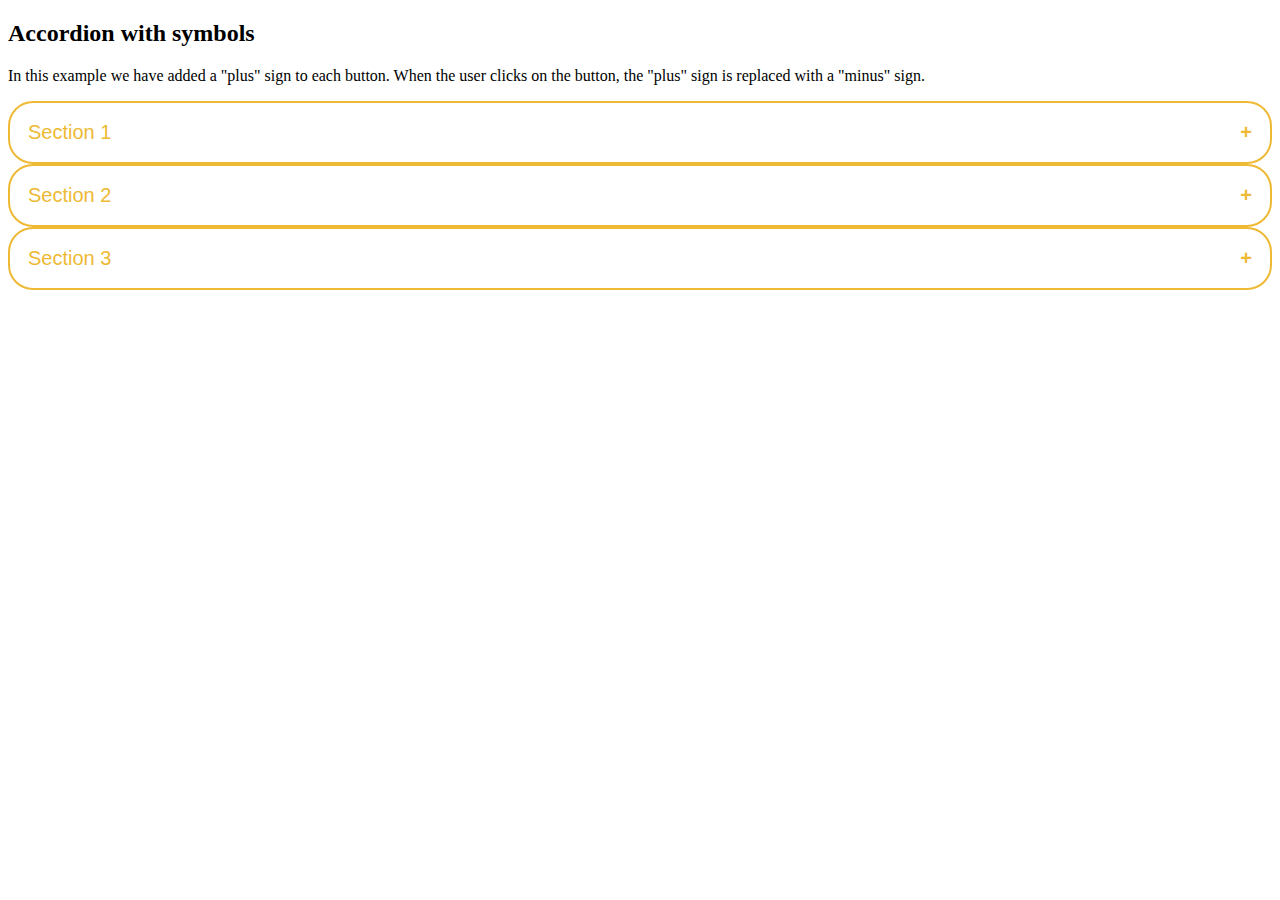
<file: accordian4Service.html>
<!DOCTYPE html>
<html lang="">
<head>
    <meta charset="utf-8">
    <meta name="viewport" content="width=device-width, initial-scale=1.0">
    <style>
    
    .accordion {
    background-color: #fff;
    color: #EEB934;
    cursor: pointer;
    padding: 18px;
    width: 100%;
    border: none;
    text-align: left;
    outline: none;
    font-size: 20px;
    transition: 0.4s;
    border-radius:25px;
    border: 2px solid #EEB934;
}

.active, .accordion:hover {
    background-color: #EEB934;
    color:#fff;
    box-shadow: 0 0 30px 3px #EEB934;
     border: 2px solid #fff;
    
}

.accordion:after {
    content: '\002B';
    color: #EEB934;
    font-weight: bold;
    float: right;
    margin-left: 5px;
}

.active:after {
    content: "\2212";
    color:#fff;
}

.panel {
    padding: 0 18px;
    background-color: white;
    max-height: 0;
    overflow: hidden;
    transition: max-height 0.2s ease-out;
}
    </style>
    
</head>

<body>
    <h2>Accordion with symbols</h2>
<p>In this example we have added a "plus" sign to each button. When the user clicks on the button, the "plus" sign is replaced with a "minus" sign.</p>
<button class="accordion">Section 1</button>
<div class="panel">
  <p>Lorem ipsum dolor sit amet, consectetur adipisicing elit, sed do eiusmod tempor incididunt ut labore et dolore magna aliqua. Ut enim ad minim veniam, quis nostrud exercitation ullamco laboris nisi ut aliquip ex ea commodo consequat.</p>
</div>

<button class="accordion">Section 2</button>
<div class="panel">
  <p>Lorem ipsum dolor sit amet, consectetur adipisicing elit, sed do eiusmod tempor incididunt ut labore et dolore magna aliqua. Ut enim ad minim veniam, quis nostrud exercitation ullamco laboris nisi ut aliquip ex ea commodo consequat.</p>
</div>

<button class="accordion">Section 3</button>
<div class="panel">
  <p>Lorem ipsum dolor sit amet, consectetur adipisicing elit, sed do eiusmod tempor incididunt ut labore et dolore magna aliqua. Ut enim ad minim veniam, quis nostrud exercitation ullamco laboris nisi ut aliquip ex ea commodo consequat.</p>
</div>
</body>
</html>


<script>
var acc = document.getElementsByClassName("accordion");
var i;

for (i = 0; i < acc.length; i++) {
  acc[i].addEventListener("click", function() {
    this.classList.toggle("active");
    var panel = this.nextElementSibling;
    if (panel.style.maxHeight){
      panel.style.maxHeight = null;
    } else {
      panel.style.maxHeight = panel.scrollHeight + "px";
    } 
  });
}
</script>
</file>
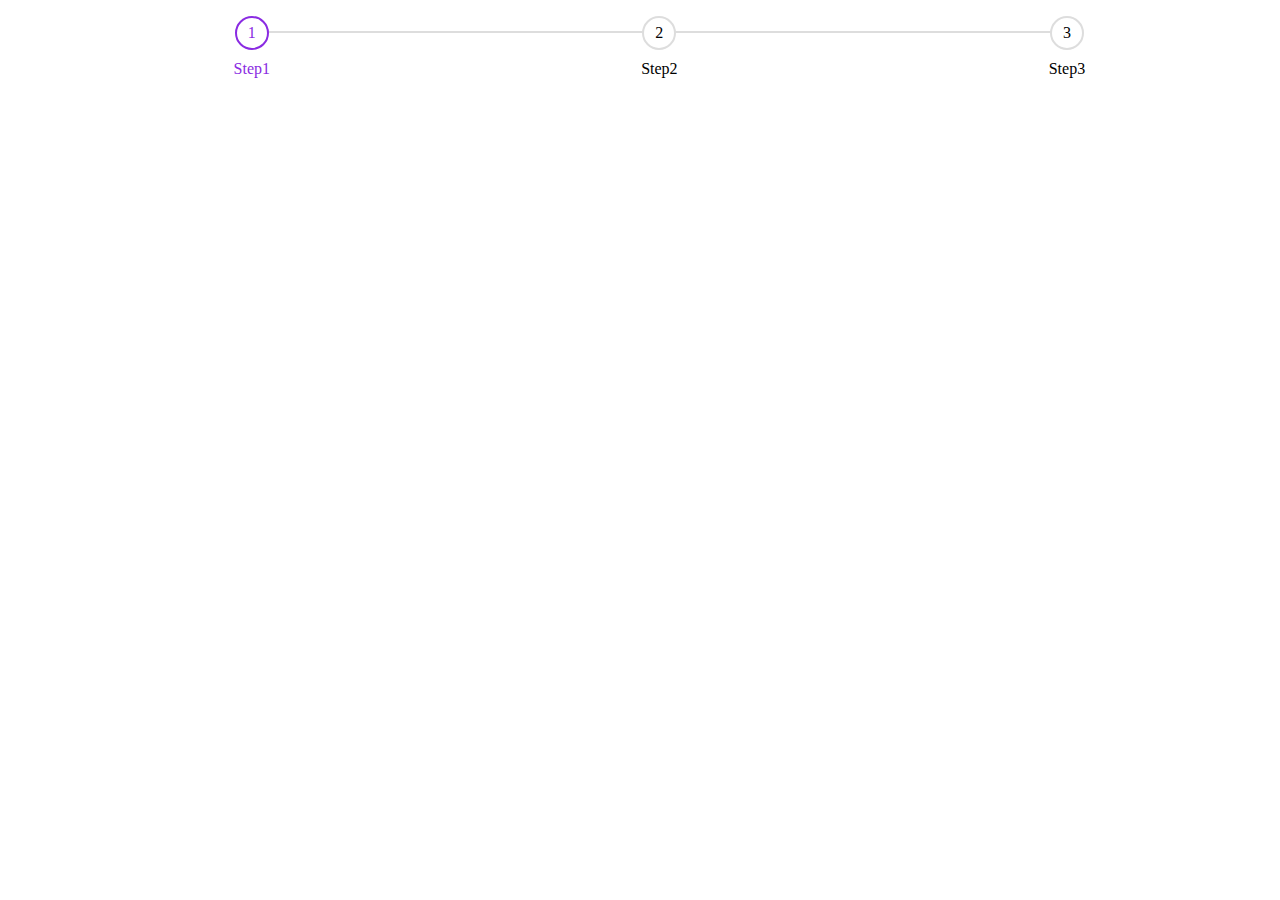
<file: accordianStyle2.html>
<!DOCTYPE html>
<html lang="">
<head>
    <meta charset="utf-8">
    <meta name="viewport" content="width=device-width, initial-scale=1.0">
<style>
    .container{
        width: 100%;
    }
    .accordian{
        counter-reset: step;
    }
    .accordian li{
        list-style-type: none;
         float: left;
        width:33.3%;
        position: relative;
       text-align: center;
    }
    .accordian li:before{
        content:counter(step);
        counter-increment: step;
        width:30px;
        height:30px;
        line-height: 30px;
        display: block;
        border-radius: 50px;
        border:2px solid #ddd;
        text-align: center;
        margin: 0 auto 10px auto;
        background-color: #fff;
    }
    .accordian li:after{
        content: '';
        position: absolute;
        width:100%;
        height: 2px;
        background-color: #ddd;
        box-sizing: border-box;
        border-radius: 50px;
        top:15px;
        left:-50%;
        z-index: -1;
    }
    .accordian li:first-child:after{
        content: none;
    }
    .accordian li.active{
        color: blueviolet;
    }
    .accordian li.active:before{
        border-color: blueviolet;
    }
    </style>
    </head>

<body>
    <div class="container">
        <ul class="accordian">
            <li class="active">Step1</li>
            <li>Step2</li>
            <li>Step3</li>
        </ul>
    </div>
</body>
</html>
</file>
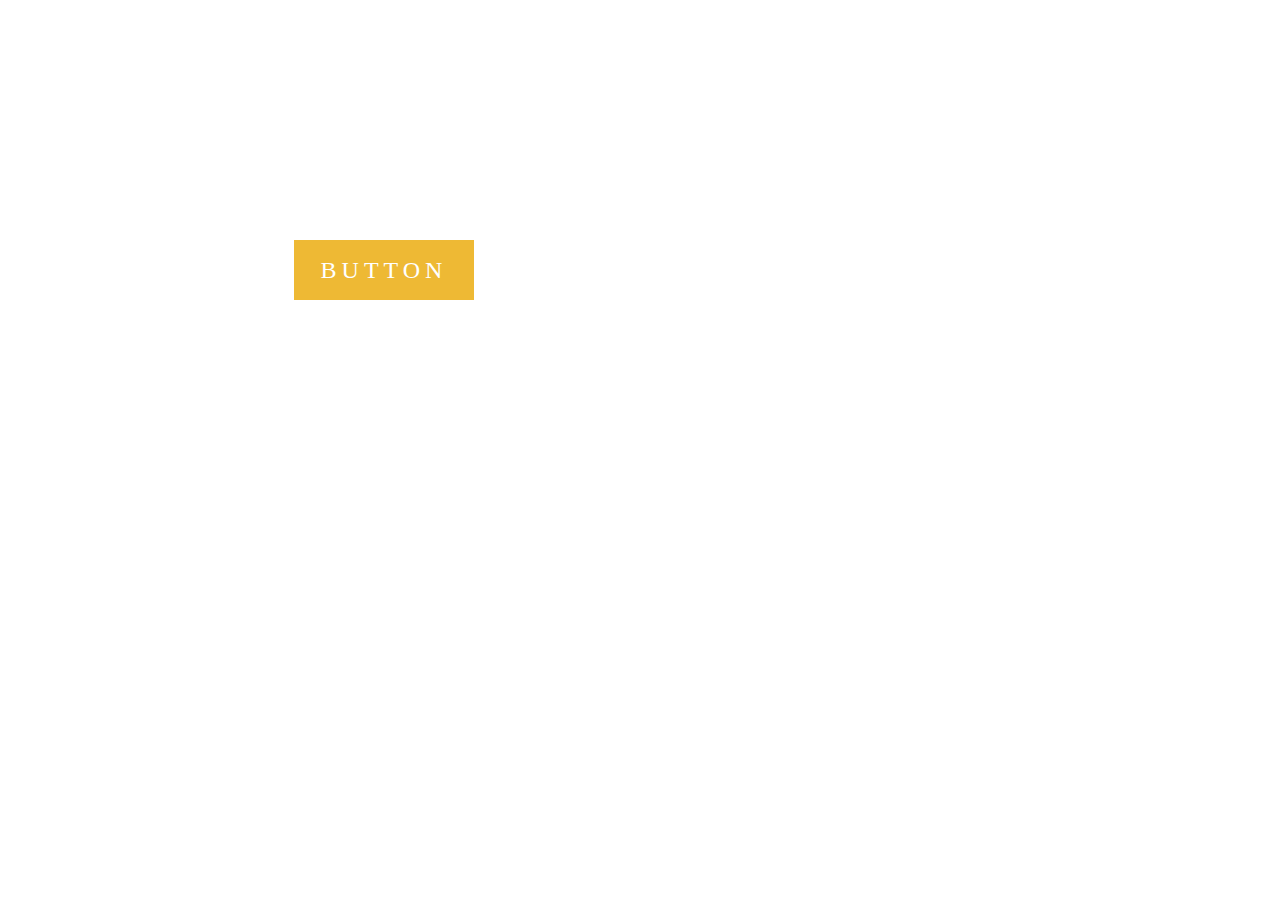
<file: Button.html>
<!DOCTYPE html>
<html lang="">
<head>
    <meta charset="utf-8">
    <meta name="viewport" content="width=device-width, initial-scale=1.0">
    <title></title>
    <style>
        body{
            margin: 0;
            padding: 0;
        }
        a{
            position: absolute;
            left: 30%;
            top:30%;
            transform: translate(-50%, -50%);
            width: 180px;
            height:60px;
            color: #fff;
            background: #343a53;
            text-align: center;
            text-decoration: none;
            text-transform: uppercase;
            line-height: 60px;
            font-family: verdana;
            font-size:24px;
            letter-spacing: 5px;
            transition: .5s;
            overflow: hidden;
            box-sizing: border-box;
            
        }
        a:before{
            content: '';
            position: absolute;
            width: 0;
            height: 0;
            left: 0;
            bottom: 0;
            border-style: solid;
            border-color: #EEB934 ;
            border-width: 80px 100px;
            z-index: -1;
            transform: rotate(360deg);
            transition: 1s;
            transform-origin: left;
            
        }
        a:hover:before{
            border-color: #5BADFA;
            transform: rotate(60deg);
        }
    </style>
</head>

<body>
    <a href="#">Button</a>
</body>
</html>
</file>
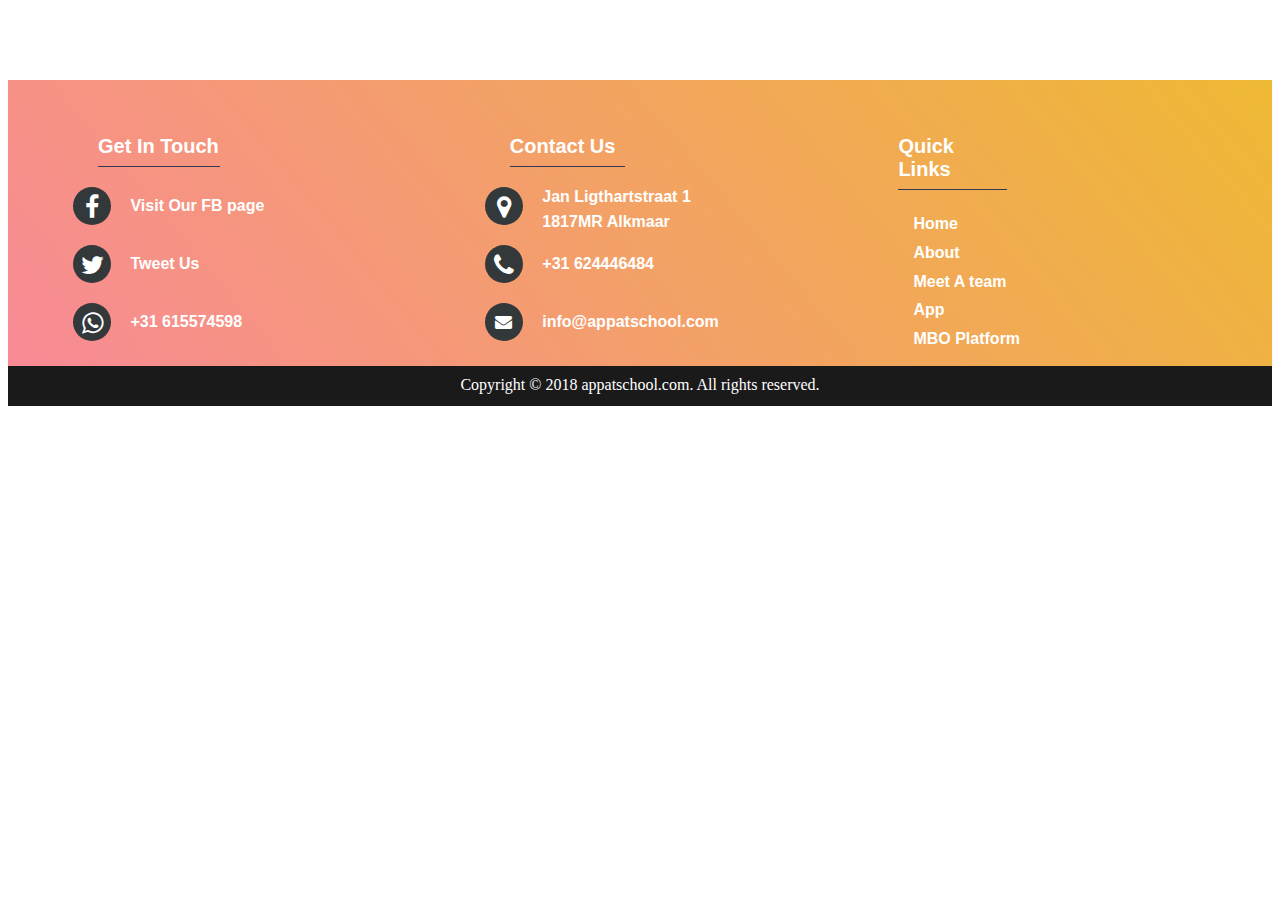
<file: footer.html>
<!DOCTYPE html>
<html lang="">
<head>
    <meta charset="utf-8">
    <meta name="viewport" content="width=device-width, initial-scale=1.0">
    
	
	<link rel="stylesheet" href="http://maxcdn.bootstrapcdn.com/font-awesome/4.7.0/css/font-awesome.min.css">

<!--	<link href="http://fonts.googleapis.com/css?family=Cookie" rel="stylesheet" type="text/css">-->
    <title></title>
    <style>
    .footer-distributed{
    background: linear-gradient(50deg, #f88a96, #EEB934);
	box-shadow: 0 1px 1px 0 rgba(0, 0, 0, 0.12);
	box-sizing: border-box;
	width: 100%;
	text-align: left;
	font: bold 16px sans-serif;
	padding: 55px 50px 0 50px;
	margin-top: 80px;
}
   .footer-distributed .footer-left,
.footer-distributed .footer-center,
.footer-distributed .footer-right{
	display: inline-block;
	vertical-align: top;
}     
    .footer-distributed .footer-left{
	width: 35%;
}

.footer-distributed .footer-left i, .footer-distributed .footer-center i {
	background-color:  #33383b;
	color: #ffffff;
	font-size: 25px;
	width: 38px;
	height: 38px;
	border-radius: 50%;
	text-align: center;
	line-height: 42px;
	margin: 10px 15px;
	vertical-align: middle;
}
    .footer-distributed .footer-left i.fa-envelope , .footer-distributed .footer-center i.fa-envelope {
	font-size: 17px;
	line-height: 38px;
}

.footer-distributed .footer-left p , .footer-distributed .footer-center p{
	display: inline-block;
	color: #ffffff;
	vertical-align: middle;
	margin:0;
}

.footer-distributed .footer-left p span , .footer-distributed .footer-center p span{
	display:block;
	font-weight: bold;
    font-size: 16px;
	line-height:2;
}

.footer-distributed .footer-left p a , .footer-distributed .footer-center p a{
	color:  #fff;
	text-decoration: none;;
}
        /* footer center */
       .footer-distributed .footer-center{
	width: 33%;
}
/* Footer Right */

.footer-distributed .footer-right{
	width: 31%;
    
}
        .footer-distributed .footer-right img{
	height:50px;
    width:50px;
    
}

.footer-distributed .footer-company-about{
	line-height: 20px;
	color:  #92999f;
	font-size: 13px;
	font-weight: normal;
	margin: 0;
}

.footer-distributed .footer-company-about span{
	display: block;
	color:  #ffffff;
	font-size: 14px;
	font-weight: bold;
	margin-bottom: 20px;
}

.footer-distributed .footer-icons{
	margin-top: 25px;
}

.footer-distributed .footer-icons a{
	display: inline-block;
	width: 35px;
	height: 35px;
	cursor: pointer;
	background-color:  #33383b;
	border-radius: 2px;

	font-size: 20px;
	color: #ffffff;
	text-align: center;
	line-height: 35px;

	margin-right: 3px;
	margin-bottom: 5px;
}

/* If you don't want the footer to be responsive, remove these media queries */

@media (max-width: 880px) {

	.footer-distributed{
		font: bold 14px sans-serif;
	}

	.footer-distributed .footer-left,
	.footer-distributed .footer-center,
	.footer-distributed .footer-right{
		display: block;
		width: 100%;
		margin-bottom: 40px;
		text-align: center;
	}

	.footer-distributed .footer-center i{
		margin-left: 0;
	}

}

        .footer-title{
            font-size: 20px;
            color:white;
            margin-left: 40px;
            margin-bottom: 10px;
            border-bottom: 1px solid #343a53 ;
            padding-bottom: 8px;
            width: 30%;
            
        }
        
        /* Footer links */

.footer-distributed .footer-links{
	
    color:  #ffffff;
	margin: 20px 0 12px;
	padding-left:55px ;
    display: block;
}

.footer-distributed .footer-links a{
	display:block;
	line-height: 1.8;
	text-decoration: none;
	color:  inherit;
}

.footer-distributed .footer-company-name{
	color:  #8f9296;
	font-size: 14px;
	font-weight: normal;
	margin: 0;
}
        .copyright{
            width: 100%;
            text-align: center;
            padding-top: 10px;
            height: 30px;
            background-color: #1a1a1a;
            color:white;
        }
    
        
    </style>
</head>

<body>
    <footer class="footer-distributed">
        
        <div class="footer-left"> 
            <div class="footer-title"><span>Get In Touch</span></div>
        <div>
					<i class="fa fa-facebook"></i>
					<p><a href="https://www.facebook.com/AppAtSchoolcom/"><span>Visit Our FB page</span></a></p>
				</div>

				<div>
					<i class="fa fa-twitter"></i>
                    <p><a href="https://twitter.com/appsforgood?lang=en">Tweet Us</a></p>
				</div>

				<div>
					<i class="fa fa-whatsapp"></i>
					<p><a href="https://api.whatsapp.com/send?phone=31615574598">+31 615574598</a></p>
				</div>

        </div>
        
        
          <div class="footer-center"> 
              <div class="footer-title"><span>Contact Us</span></div>
        <div>
					<i class="fa fa-map-marker"></i>
					<p><span>Jan Ligthartstraat 1</span> 1817MR Alkmaar</p>
				</div>

				<div>
					<i class="fa fa-phone"></i>
					<p>+31 624446484</p>
				</div>

				<div>
					<i class="fa fa-envelope"></i>
					<p><a href="mailto:info@appatschool.com">info@appatschool.com</a></p>
				</div>

        </div>
        
        <div class="footer-right">
             <div class="footer-title"><span>Quick Links</span></div>

				<p class="footer-links">
					<a href="#">Home</a>
				
					<a href="#">About</a>
					
					<a href="#">Meet A team</a>
					
					<a href="#">App</a>
					
					<a href="#">MBO Platform</a>
					
					
				</p>

        </div>
        
    </footer>
    <div class="copyright">Copyright © 2018 appatschool.com. All rights reserved.</div>
</body>
</html>
</file>
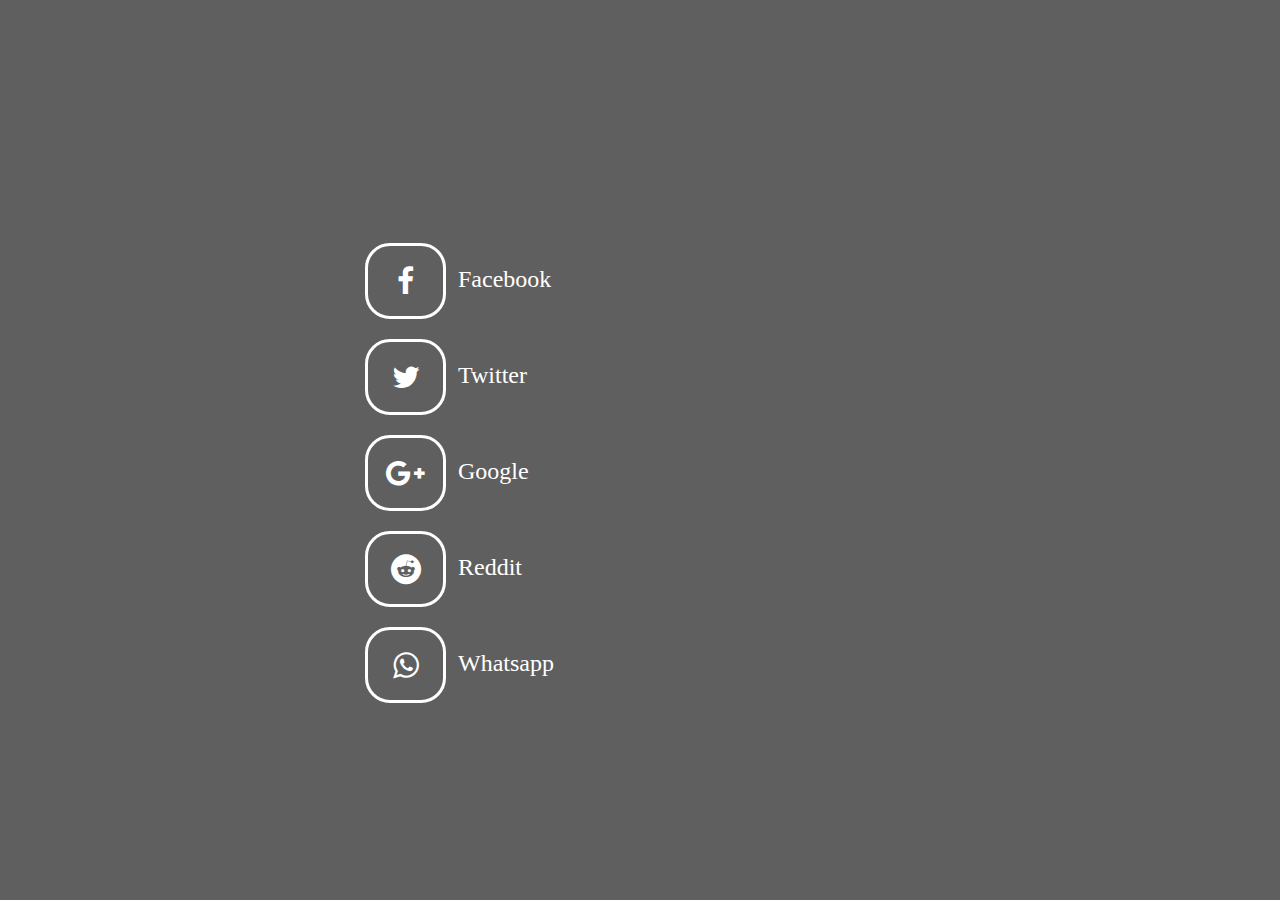
<file: iconsNText.html>
<!DOCTYPE html>
<html>
<title>W3.CSS</title>
<meta name="viewport" content="width=device-width, initial-scale=1">

<link rel="stylesheet" href="https://maxcdn.bootstrapcdn.com/font-awesome/4.7.0/css/font-awesome.min.css">

<style>
*{
  margin: 0;
  padding: 0;
}

body{
  background: #5f5f5f;
}

.wrapper{
  position: absolute;
  top: 50%;
  left: 50%;
  transform: translate(-50%,-50%);
}

ul{
  list-style: none;
  width: 550px;
  height: 80px;
}



ul li{
 
  width: 75px;
  height: 70px;
  border: 3px solid #fff;
  margin-right: 36px;
  border-radius: 25px;
  position: relative;
  cursor: pointer;
  transition: all 0.5s linear;
   margin-top: 20px;
}

.title{
	float: left;
    font-size: 24px;
    margin-left:40px;
   margin-top: 20px;
    padding-left:50px;
    color: #fff;  
    vertical-align:center;
}

ul li .fa{
  position: absolute;
  top: 50%;
  left: 50%;
  transform: translate(-50%,-50%);
  color: #fff;
  font-size: 30px;
  transition: all 0.5s linear;
}
ul li:hover{
  background: #fff;
  box-shadow: 0 0 30px 3px #fff;
}

ul li:hover .fa{
  color: #5f5f5f;
}
@media screen and (max-width: 640px){
  .wrapper ul{
      width: 100px;
  }
  .wrapper ul li{
      margin-top: 20px;
  }
}


</style>

<body>
<div class="wrapper">
  <ul>
    <li><i class="fa fa-facebook" aria-hidden="true"></i><span class="title">Facebook</span></li>
    <li><i class="fa fa-twitter" aria-hidden="true"></i><span class="title">Twitter</span></li>
    <li><i class="fa fa-google-plus" aria-hidden="true"></i><span class="title">Google</span></li>
    <li><i class="fa fa-reddit" aria-hidden="true"></i><span class="title">Reddit</span></li>
    <li><i class="fa fa-whatsapp" aria-hidden="true"></i><span class="title">Whatsapp</span></li>
  </ul>
</div>

</body>
</html>
</file>
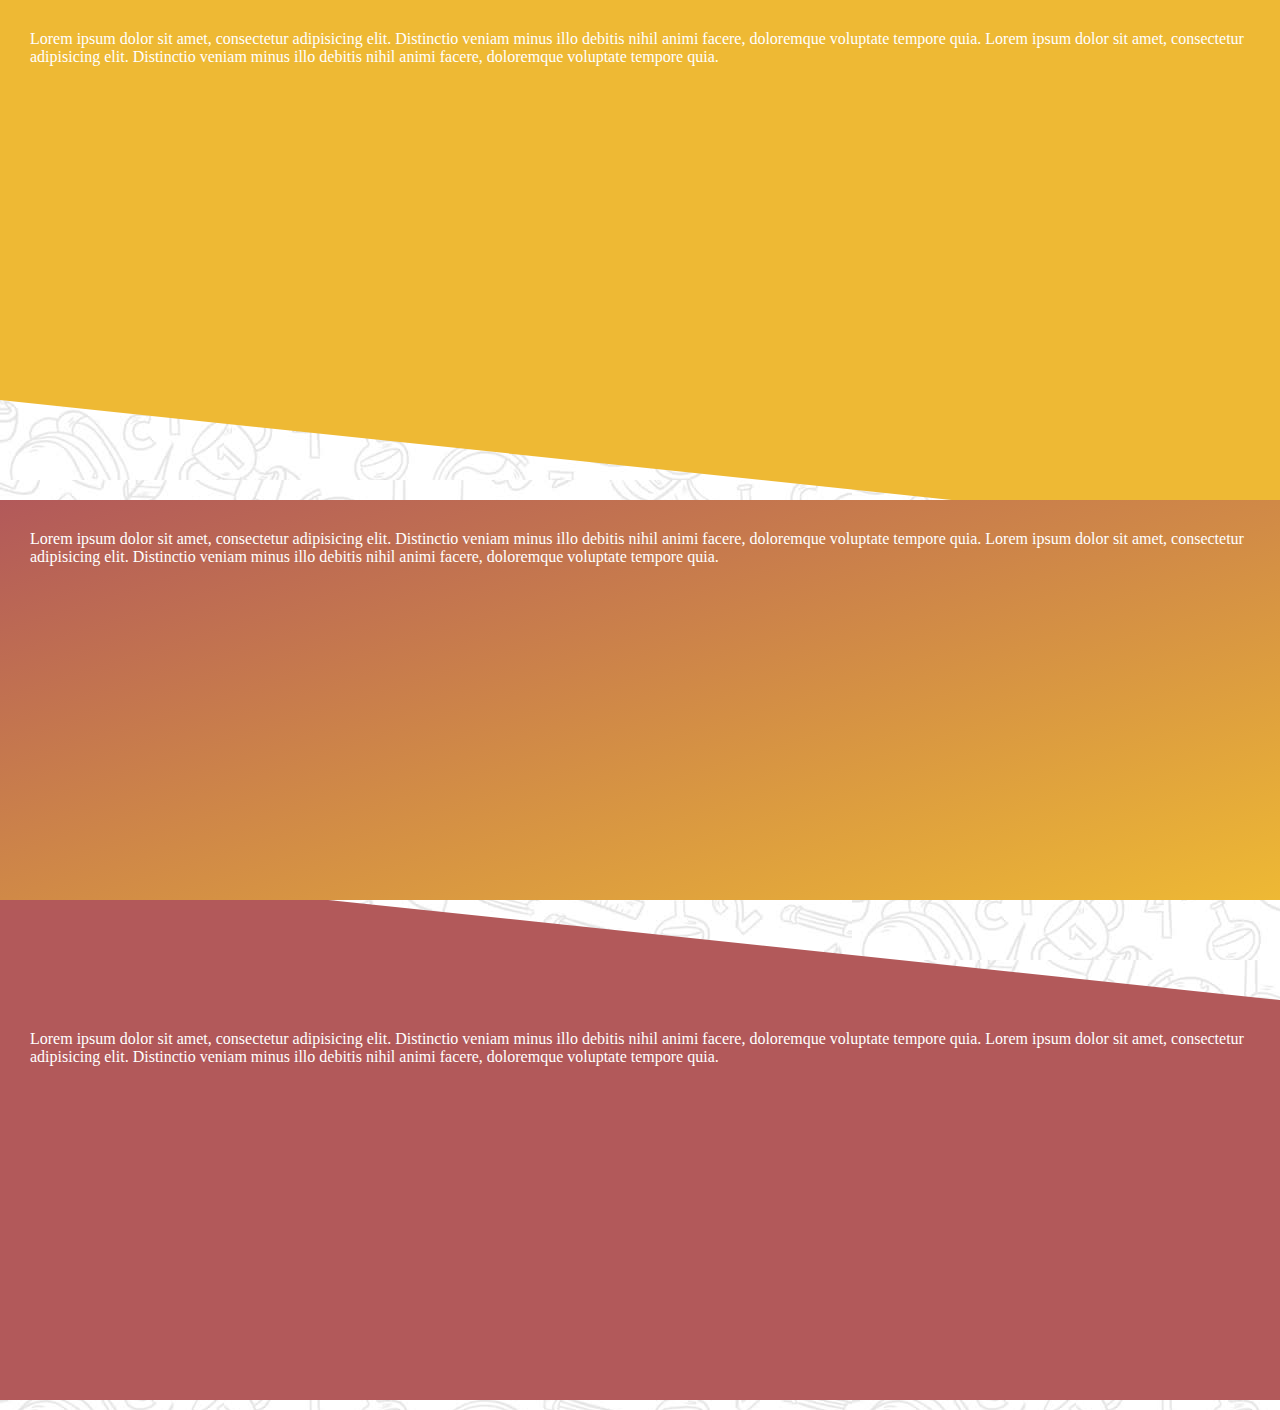
<file: razorBladDiv.html>
<!DOCTYPE html>
<html lang="">
<head>
    <meta charset="utf-8">
    <meta name="viewport" content="width=device-width, initial-scale=1.0">
    <title></title>
    <style>
        body{
            margin: 0;
            background-image: url(images/12.jpg);
           
        }
        .slantedDivA{
            position: relative;
            width: 100%;
            height: 400px;
            background: #EEB934;
            box-sizing: border-box;
            padding: 30px;
            margin-bottom: 100px;
            color:#fff;
        }
        .slantedDivA:after{
            position: absolute;
            height: 100%;
            width:100%;
            content: '';
            background: inherit;
            top:0;
            right: 0;
            left:0;
            bottom: 0;
            transform-origin: top left;
            transform: skewY(6deg);
            z-index: -1;
        }
        .slantDivB{
            position: relative;
            width: 100%;
            height: 400px;
            background: linear-gradient(to top left , #EEB934 0%, #B2595A 100%);
            box-sizing: border-box;
            padding: 30px;
            margin-bottom: 100px;
            color:#fff;
        }
         .slantedDivB:after{
            position: absolute;
            height: 100%;
            width:100%;
            content: '';
            background: url(images/12.jpg);
            top:0;
            right: 0;
            left:0;
            bottom: 0;
            transform-origin: bottom left;
            transform: skewY(6deg);
            z-index: -1;
             opacity: 0.6;
        filter: alpha(opacity=60);
        }
        .slantDiv{
            position: relative;
            width: 100%;
            height: 400px;
            background: #B2595A;
            box-sizing: border-box;
            padding: 30px;
            margin-bottom: 10px;
            color:#fff;
            
        }
        .slantDiv:after{
            position: absolute;
            height: 100%;
            width:100%;
            content: '';
            background: inherit;
            top:0;
            right: 0;
            left:0;
            bottom: 0;
            transform-origin: top right;
            transform: skewY(6deg);
            z-index: -1;
        }
         
    </style>
</head>

<body>
    <div class="slantedDivA">Lorem ipsum dolor sit amet, consectetur adipisicing elit. Distinctio veniam minus illo debitis nihil animi facere, doloremque voluptate tempore quia. Lorem ipsum dolor sit amet, consectetur adipisicing elit. Distinctio veniam minus illo debitis nihil animi facere, doloremque voluptate tempore quia.</div>
    <div class="slantDivB">Lorem ipsum dolor sit amet, consectetur adipisicing elit. Distinctio veniam minus illo debitis nihil animi facere, doloremque voluptate tempore quia. Lorem ipsum dolor sit amet, consectetur adipisicing elit. Distinctio veniam minus illo debitis nihil animi facere, doloremque voluptate tempore quia.</div>
    <div class="slantDiv">Lorem ipsum dolor sit amet, consectetur adipisicing elit. Distinctio veniam minus illo debitis nihil animi facere, doloremque voluptate tempore quia. Lorem ipsum dolor sit amet, consectetur adipisicing elit. Distinctio veniam minus illo debitis nihil animi facere, doloremque voluptate tempore quia.</div>
</body>
</html>
<!--To give effect slant differnet way then change tarnsform-origin: top right; transition:skewy(-4deg)-->
</file>
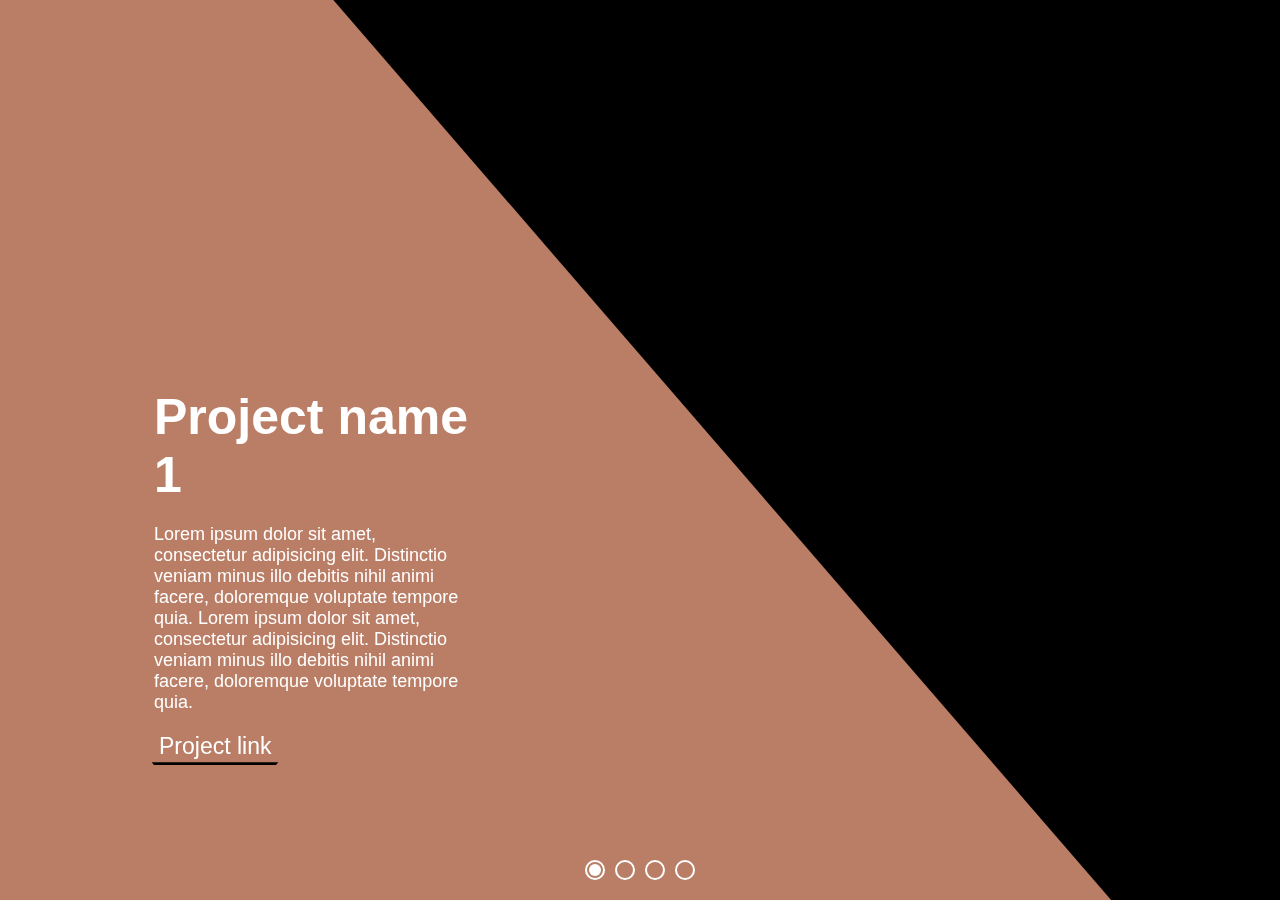
<file: slider.html>
<!DOCTYPE html>
<html>

    <head>
        <meta charset="UTF-8">
        <meta name="viewport" content="width=device-width, initial-scale=1">
        <script src="https://ajax.googleapis.com/ajax/libs/jquery/3.3.1/jquery.min.js"></script>
        <link rel="stylesheet" href="css/slider.css">
    </head>
    <body>
<div class="slider-container">
  <div class="slider-control left inactive"></div>
  <div class="slider-control right"></div>
  <ul class="slider-pagi"></ul>
  <div class="slider">
    <div class="slide slide-0 active">
      <div class="slide__bg"></div>
      <div class="slide__content">
        <svg class="slide__overlay" viewBox="0 0 720 405" preserveAspectRatio="xMaxYMax slice">
          <path class="slide__overlay-path" d="M0,0 150,0 500,405 0,405" />
        </svg>
        <div class="slide__text">
          <h2 class="slide__text-heading">Project name 1</h2>
          <p class="slide__text-desc">Lorem ipsum dolor sit amet, consectetur adipisicing elit. Distinctio veniam minus illo debitis nihil animi facere, doloremque voluptate tempore quia. Lorem ipsum dolor sit amet, consectetur adipisicing elit. Distinctio veniam minus illo debitis nihil animi facere, doloremque voluptate tempore quia.</p>
          <a class="slide__text-link">Project link</a>
        </div>
      </div>
    </div>
    <div class="slide slide-1 ">
      <div class="slide__bg"></div>
      <div class="slide__content">
        <svg class="slide__overlay" viewBox="0 0 720 405" preserveAspectRatio="xMaxYMax slice">
          <path class="slide__overlay-path" d="M0,0 150,0 500,405 0,405" />
        </svg>
        <div class="slide__text">
          <h2 class="slide__text-heading">Project name 2</h2>
          <p class="slide__text-desc">Lorem ipsum dolor sit amet, consectetur adipisicing elit. Distinctio veniam minus illo debitis nihil animi facere, doloremque voluptate tempore quia. Lorem ipsum dolor sit amet, consectetur adipisicing elit. Distinctio veniam minus illo debitis nihil animi facere, doloremque voluptate tempore quia.</p>
          <a class="slide__text-link">Project link</a>
        </div>
      </div>
    </div>
    <div class="slide slide-2">
      <div class="slide__bg"></div>
      <div class="slide__content">
        <svg class="slide__overlay" viewBox="0 0 720 405" preserveAspectRatio="xMaxYMax slice">
          <path class="slide__overlay-path" d="M0,0 150,0 500,405 0,405" />
        </svg>
        <div class="slide__text">
          <h2 class="slide__text-heading">Project name 3</h2>
          <p class="slide__text-desc">Lorem ipsum dolor sit amet, consectetur adipisicing elit. Distinctio veniam minus illo debitis nihil animi facere, doloremque voluptate tempore quia. Lorem ipsum dolor sit amet, consectetur adipisicing elit. Distinctio veniam minus illo debitis nihil animi facere, doloremque voluptate tempore quia.</p>
          <a class="slide__text-link">Project link</a>
        </div>
      </div>
    </div>
    <div class="slide slide-3">
      <div class="slide__bg"></div>
      <div class="slide__content">
        <svg class="slide__overlay" viewBox="0 0 720 405" preserveAspectRatio="xMaxYMax slice">
          <path class="slide__overlay-path" d="M0,0 150,0 500,405 0,405" />
        </svg>
        <div class="slide__text">
          <h2 class="slide__text-heading">Project name 4</h2>
          <p class="slide__text-desc">Lorem ipsum dolor sit amet, consectetur adipisicing elit. Distinctio veniam minus illo debitis nihil animi facere, doloremque voluptate tempore quia. Lorem ipsum dolor sit amet, consectetur adipisicing elit. Distinctio veniam minus illo debitis nihil animi facere, doloremque voluptate tempore quia.</p>
          <a class="slide__text-link">Project link</a>
        </div>
      </div>
    </div>
  </div>
</div>
        <script src="js/slider.js"></script>
        
</body>
</html>
</file>
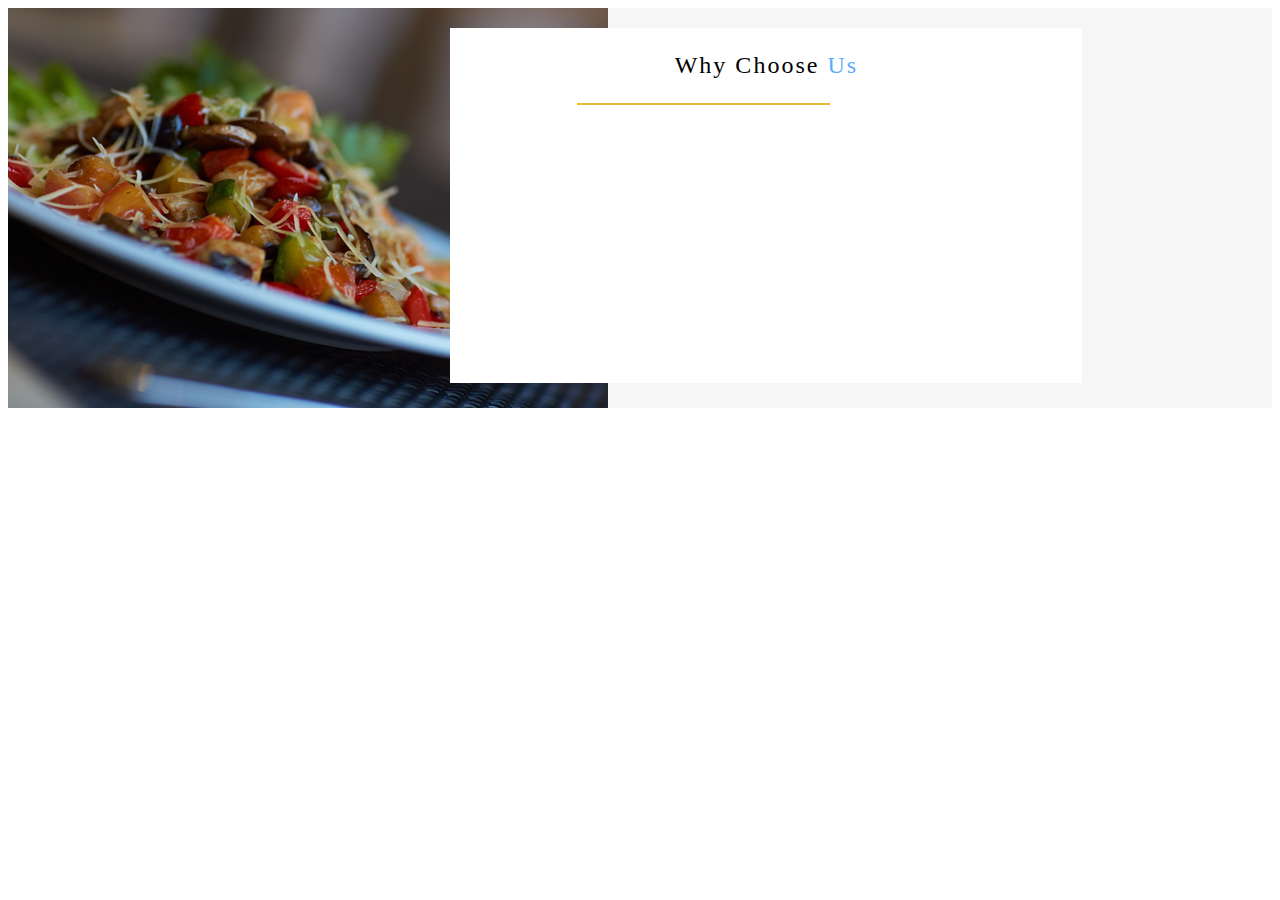
<file: squareGrid.html>
<!DOCTYPE html>
<html lang="">
<head>
    <meta charset="utf-8">
    <meta name="viewport" content="width=device-width, initial-scale=1.0">
    <title></title>
<style>
    .a{
height: 400px;
width: 100%;
position: relative;
background-color:  #f6f6f6;
}


.b{
height: 400px;
width: 50%;
background-image: url(images/logo.jpg);
background-repeat: no-repeat;
}

.c{
height: 355px;
width: 50%;
position: absolute;
background-color: #fff;
top:20px;
left: 35%;
opacity: 1;
z-index:2; 
    display: table;
   
}
.dividerLine{
        width: 40%;
        height: 2px;
    float: left;
    display: block;
    box-sizing: border-box;
    border-top:2px outset #EEB934;
    margin: 0 20% 0 20%;
    }
    .title{
        text-align: center;
        font-family: verdana;
        font-size: 24px;
        letter-spacing: 2px;
    }
    .text{
        color: #5BADFA;
       
    }
    </style>    
</head>

<body>
<div class="a">
<div class="b"></div>
<div class="c">
    <p class="title">Why Choose <spam class="text">Us</spam></p>
    <div class="dividerLine"></div>
    </div>
    
    </div>
</body>
</html>
</file>
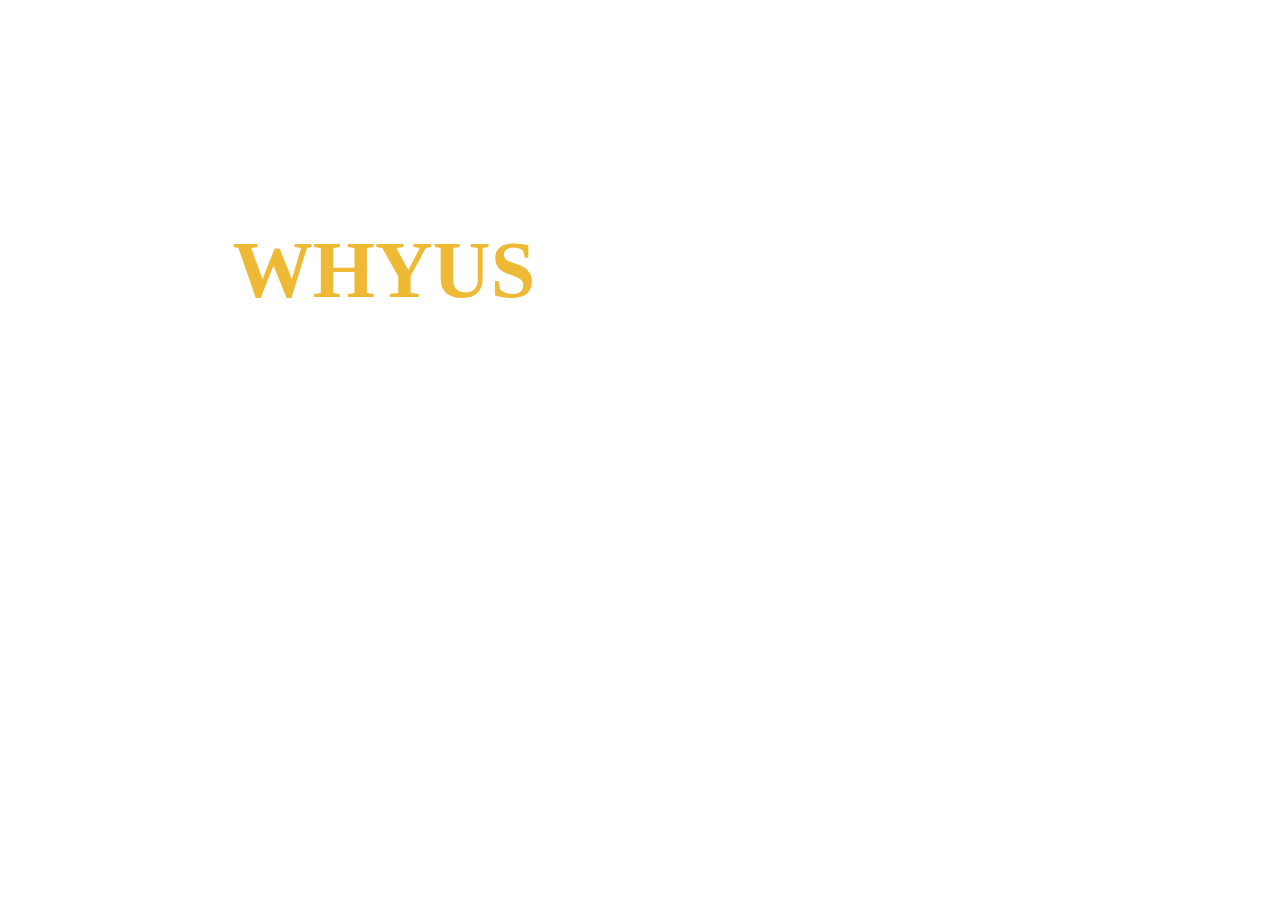
<file: textHover.html>
<!DOCTYPE html>
<html lang="">
<head>
    <meta charset="utf-8">
    <meta name="viewport" content="width=device-width, initial-scale=1.0">
    <title></title>
    <style>
        body{
            margin:0;
            padding: 0;
    
        }
        h1{
            margin: 0;
            padding: 0;
            position: absolute;
            top:30%;
            left:30%;
            transform: translate(-50%, -50%);
            font-family: verdana;
            font-size:5em;
            color:#EEB934; 
           
            text-transform: uppercase; 
        }
        h1:before{
            content: attr(data-text);
            position: absolute;
            top:0;
            left:0;
            color:#343a53;
            width:0%;
            overflow: hidden;
            transition: 1s;
        
        }
        h1:hover:before{
            width: 100%;
        }
        
    </style>
</head>

<body>
    <h1 data-text="WhyUS">WhyUS</h1>
</body>
</html>
</file>
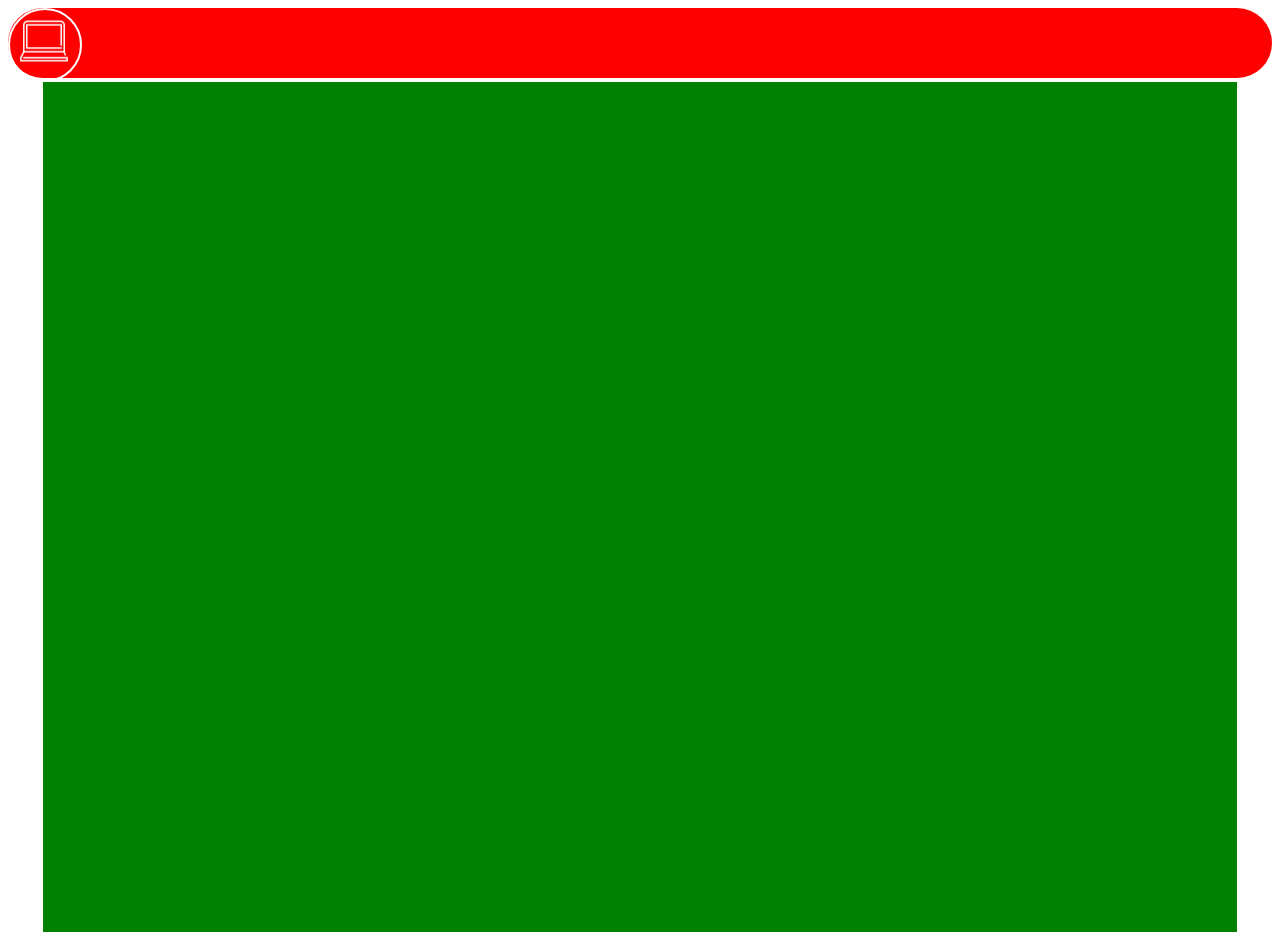
<file: textNelement.html>
<!DOCTYPE html>
<html lang="">
<head>
    <meta charset="utf-8">
    <meta name="viewport" content="width=device-width, initial-scale=1.0">
    <title></title>
    <style>
    .header {
	position:relative;
    display: inline-block;
    width: 100%;
}
.left-header {
	position: absolute;
	display:inline-block;
    float:left;
	height: 70px;
    width: 70px;
    border: 2px solid white;
    border-radius: 50%;
    line-height: 20px;
    vertical-align: center;
     z-index: +1;
}
        .left-header-icon{
          position: absolute;  
    background-repeat: no-repeat;
            padding-left: 10PX;
            height: 70px;
        width: 70px;
            z-index: +2;
        }
        .left-header-icon img{
            padding-top: 7px;
        } 
.right-header {
	display:inline-block;
    float:right;
	height: 70px;
	width: 100%;
    background-color: red;
    border-radius: 35px;
     z-index: +1;
}
.description {
	clear: both;
	height:calc(100vh - 50px);
	background-color: green;
	display:block;
	width: calc(100% - 70px);
    margin: 0 35px;
}
    
    </style>
</head>

<body>
<div class="header">
<div class="left-header">
    <div class="left-header-icon">
    <img src="images/listItem1.ico">
    </div>
    </div>
<div class="right-header"></div>
</div>
<div class="description">
</div>
</body>
</html>
</file>
<file: css/slider.css>
@font-face {
  src: url('https://s3-us-west-2.amazonaws.com/s.cdpn.io/142996/polar.otf');
  font-family: 'Polar';
}
*, *:before, *:after {
  box-sizing: border-box;
  margin: 0;
  padding: 0;
}
html, body {
  font-size: 62.5%;
  height: 100%;
  overflow: hidden;
}
body {
  background: #000;
}
svg {
  display: block;
  overflow: visible;
}
.slider-container {
  position: relative;
  height: 100%;
  user-select: none;
  cursor: all-scroll;
}
.slider-control {
  z-index: 2;
  position: absolute;
  top: 0;
  width: 12%;
  height: 100%;
  transition: opacity 0.3s;
  will-change: opacity;
  opacity: 0;
}
.slider-control.inactive:hover {
  cursor: auto;
}
.slider-control:not(.inactive):hover {
  opacity: 1;
  cursor: pointer;
}
.slider-control.left {
  left: 0;
  background: linear-gradient(to right, rgba(0, 0, 0, 0.18) 0%, rgba(0, 0, 0, 0) 100%);
}
.slider-control.right {
  right: 0;
  background: linear-gradient(to right, rgba(0, 0, 0, 0) 0%, rgba(0, 0, 0, 0.18) 100%);
}
.slider-pagi {
  position: absolute;
  z-index: 3;
  left: 50%;
  bottom: 2rem;
  transform: translateX(-50%);
  font-size: 0;
  list-style-type: none;
}
.slider-pagi__elem {
  position: relative;
  display: inline-block;
  vertical-align: top;
  width: 2rem;
  height: 2rem;
  margin: 0 0.5rem;
  border-radius: 50%;
  border: 2px solid #fff;
  cursor: pointer;
}
.slider-pagi__elem:before {
  content: "";
  position: absolute;
  left: 50%;
  top: 50%;
  width: 1.2rem;
  height: 1.2rem;
  background: #fff;
  border-radius: 50%;
  transition: transform 0.3s;
  transform: translate(-50%, -50%) scale(0);
}
.slider-pagi__elem.active:before, .slider-pagi__elem:hover:before {
  transform: translate(-50%, -50%) scale(1);
}
.slider {
  z-index: 1;
  position: relative;
  height: 100%;
}
.slider.animating {
  transition: transform 0.5s;
  will-change: transform;
}
.slider.animating .slide__bg {
  transition: transform 0.5s;
  will-change: transform;
}
.slide {
  position: absolute;
  top: 0;
  width: 100%;
  height: 100%;
  overflow: hidden;
}
.slide.active .slide__overlay, .slide.active .slide__text {
  opacity: 1;
  transform: translateX(0);
}
.slide__bg {
  position: absolute;
  top: 0;
  left: -50%;
  width: 100%;
  height: 100%;
  background-size: cover;
  will-change: transform;
}
.slide:nth-child(1) {
  left: 0;
}
.slide:nth-child(1) .slide__bg {
  left: 0;
  background-image: url('https://s3-us-west-2.amazonaws.com/s.cdpn.io/142996/3d-slider-3.jpg');
}
.slide:nth-child(1) .slide__overlay-path {
  fill: #e99c7e;
}
@media (max-width: 991px) {
  .slide:nth-child(1) .slide__text {
    background-color: rgba(233, 156, 126, 0.8);
  }
}
.slide:nth-child(2) {
  left: 100%;
}
.slide:nth-child(2) .slide__bg {
  left: -50%;
  background-image: url('https://s3-us-west-2.amazonaws.com/s.cdpn.io/142996/3d-slider-2.jpg');
}
.slide:nth-child(2) .slide__overlay-path {
  fill: #e1ccae;
}
@media (max-width: 991px) {
  .slide:nth-child(2) .slide__text {
    background-color: rgba(225, 204, 174, 0.8);
  }
}
.slide:nth-child(3) {
  left: 200%;
}
.slide:nth-child(3) .slide__bg {
  left: -100%;
  background-image: url('https://s3-us-west-2.amazonaws.com/s.cdpn.io/142996/3d-slider-1.jpg');
}
.slide:nth-child(3) .slide__overlay-path {
  fill: #adc5cd;
}
@media (max-width: 991px) {
  .slide:nth-child(3) .slide__text {
    background-color: rgba(173, 197, 205, 0.8);
  }
}
.slide:nth-child(4) {
  left: 300%;
}
.slide:nth-child(4) .slide__bg {
  left: -150%;
  background-image: url('https://s3-us-west-2.amazonaws.com/s.cdpn.io/142996/3d-slider-4.jpg');
}
.slide:nth-child(4) .slide__overlay-path {
  fill: #cbc6c3;
}
@media (max-width: 991px) {
  .slide:nth-child(4) .slide__text {
    background-color: rgba(203, 198, 195, 0.8);
  }
}
.slide__content {
  position: absolute;
  top: 0;
  left: 0;
  width: 100%;
  height: 100%;
}
.slide__overlay {
  position: absolute;
  bottom: 0;
  left: 0;
  height: 100%;
  min-height: 810px;
  transition: transform 0.5s 0.5s, opacity 0.2s 0.5s;
  will-change: transform, opacity;
  transform: translate3d(-20%, 0, 0);
  opacity: 0;
}
@media (max-width: 991px) {
  .slide__overlay {
    display: none;
  }
}
.slide__overlay path {
  opacity: 0.8;
}
.slide__text {
  position: absolute;
  width: 25%;
  bottom: 15%;
  left: 12%;
  color: #fff;
  transition: transform 0.5s 0.8s, opacity 0.5s 0.8s;
  will-change: transform, opacity;
  transform: translateY(-50%);
  opacity: 0;
}
@media (max-width: 991px) {
  .slide__text {
    left: 0;
    bottom: 0;
    width: 100%;
    height: 20rem;
    text-align: center;
    transform: translateY(50%);
    transition: transform 0.5s 0.5s, opacity 0.5s 0.5s;
    padding: 0 1rem;
  }
}
.slide__text-heading {
  font-family: 'Polar', Helvetica, Arial, sans-serif;
  font-size: 5rem;
  margin-bottom: 2rem;
}
@media (max-width: 991px) {
  .slide__text-heading {
    line-height: 20rem;
    font-size: 3.5rem;
  }
}
.slide__text-desc {
  font-family: 'Open Sans', Helvetica, Arial, sans-serif;
  font-size: 1.8rem;
  margin-bottom: 1.5rem;
}
@media (max-width: 991px) {
  .slide__text-desc {
    display: none;
  }
}
.slide__text-link {
  z-index: 5;
  display: inline-block;
  position: relative;
  padding: 0.5rem;
  cursor: pointer;
  font-family: 'Open Sans', Helvetica, Arial, sans-serif;
  font-size: 2.3rem;
  perspective: 1000px;
}
@media (max-width: 991px) {
  .slide__text-link {
    display: none;
  }
}
.slide__text-link:before {
  z-index: -1;
  content: "";
  position: absolute;
  top: 0;
  left: 0;
  width: 100%;
  height: 100%;
  background: #000;
  transform-origin: 50% 100%;
  transform: rotateX(-85deg);
  transition: transform 0.3s;
  will-change: transform;
}
.slide__text-link:hover:before {
  transform: rotateX(0);
}
</file>
